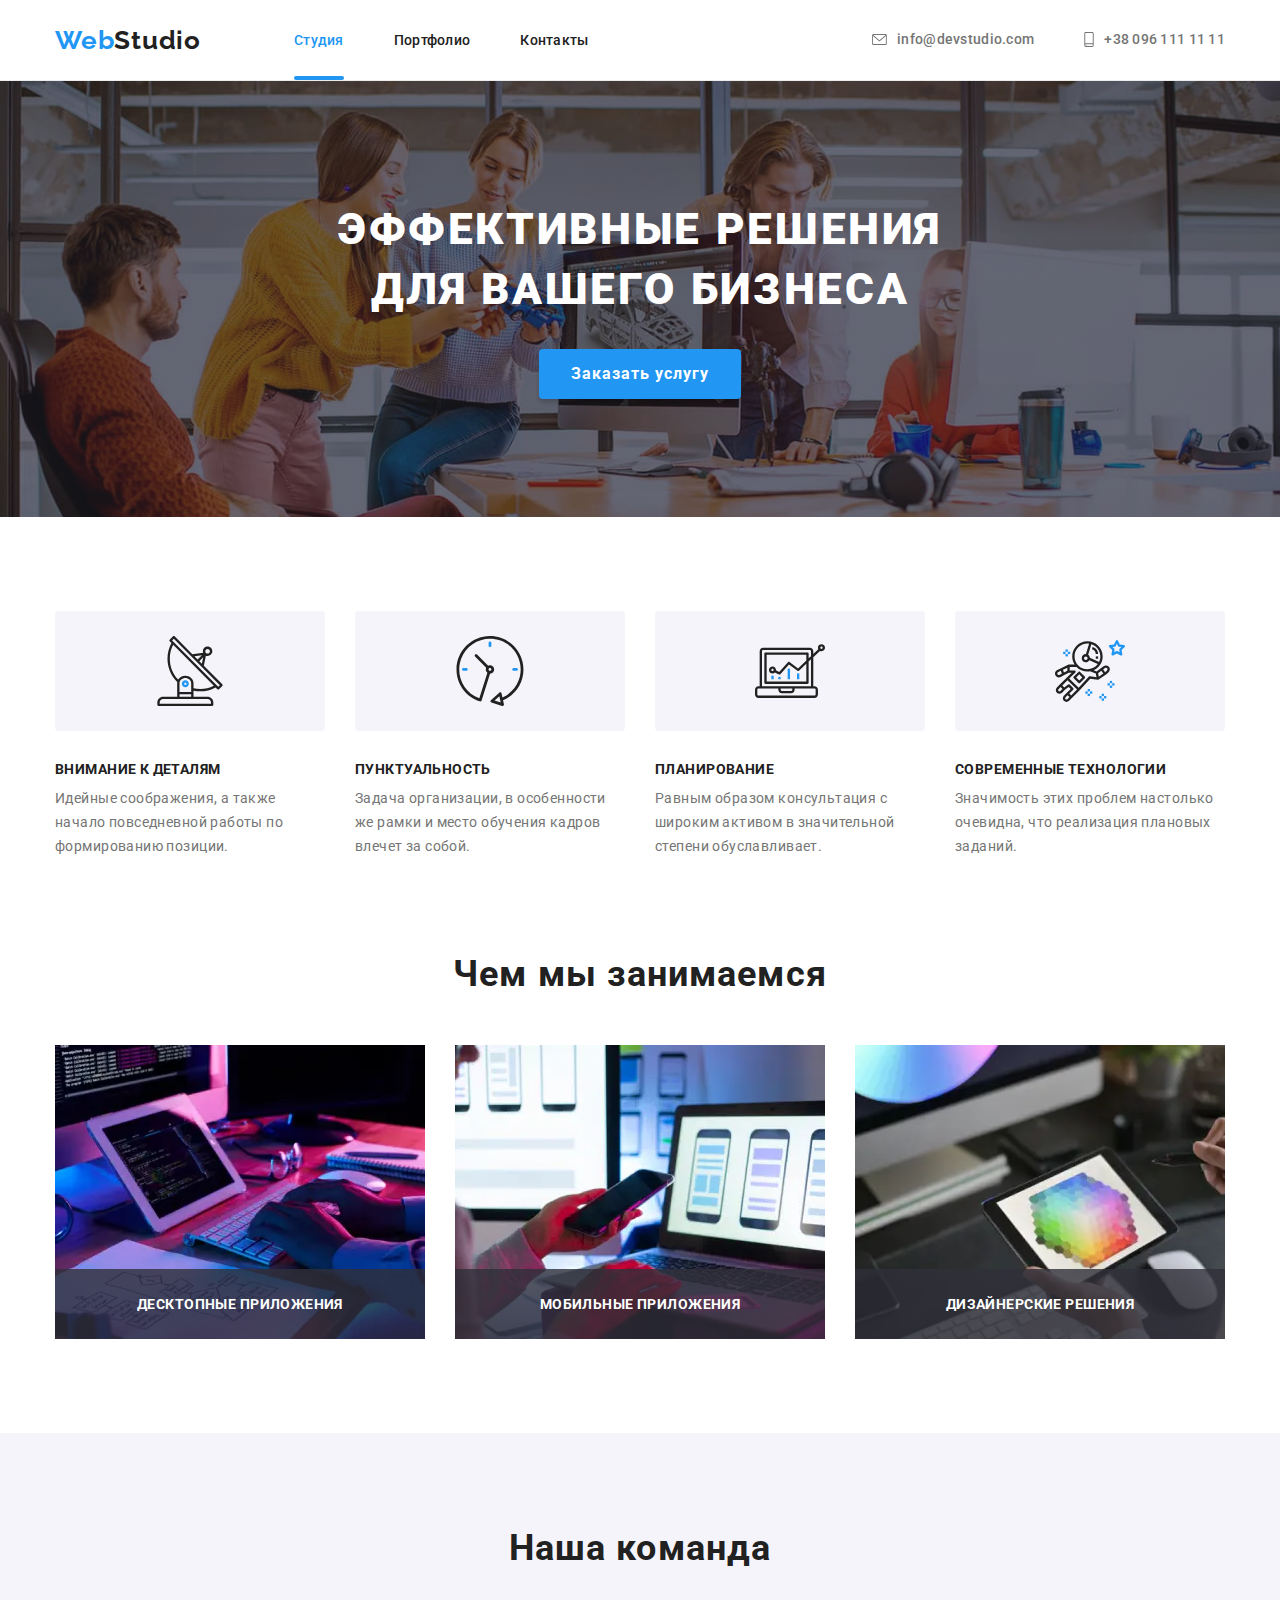
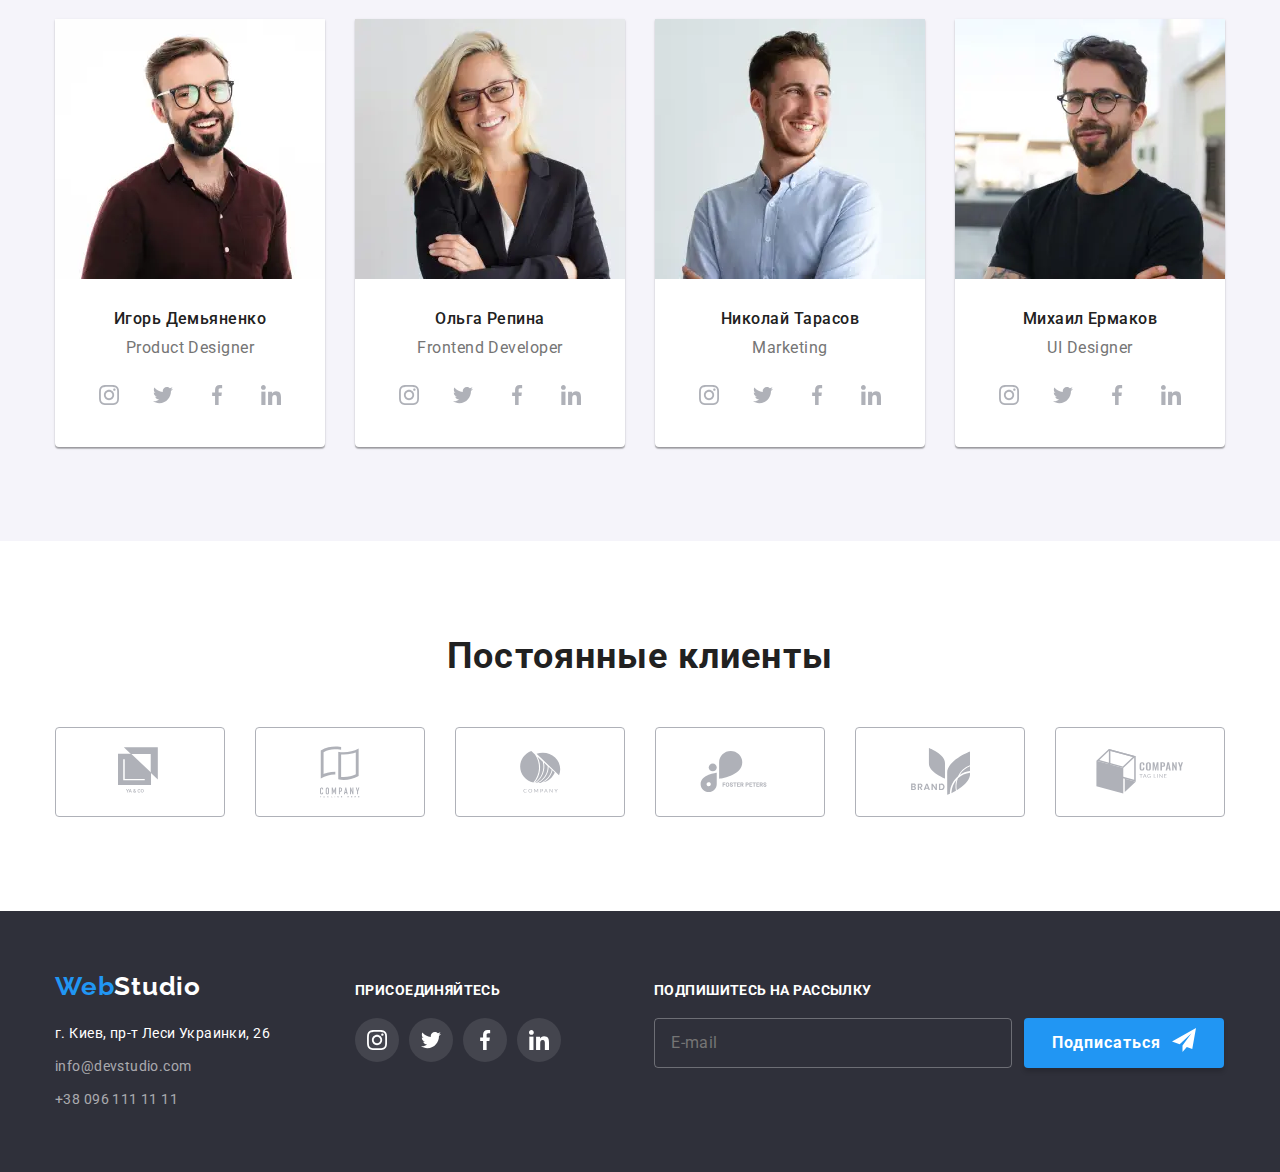
<file: index.html>
<!DOCTYPE html>
<html lang="ru">
<head>
    <meta charset="UTF-8">
    <meta name="viewport" content="width=device-width, initial-scale=1.0">
    <title>WebStudio</title>
    <link rel="preconnect" href="https://fonts.gstatic.com">
    <link href="https://fonts.googleapis.com/css2?family=Raleway:wght@700&family=Roboto:wght@400;500;700;900&display=swap"
        rel="stylesheet">
    <link rel="stylesheet" href="https://cdnjs.cloudflare.com/ajax/libs/modern-normalize/1.0.0/modern-normalize.min.css">
    <link rel="stylesheet" href="./css/main.min.css">
</head>
<body>
    <header class="header">
        <div class="container">
            <nav class="site-nav">
                <a href="./index.html" class="logo link" aria-label="Логотип сайта"><span class="logo-web">Web</span>Studio</a>
                <button type="button" class="menu-button data-menu-button" data-menu-button>
                    <svg class="menu-icon" width="40" height="40" 
                        aria-expanded="false"
                        aria-controls="menu-content"
                        aria-label="Переключатель мобильного меню">
                        <use href="./images/sprite.svg#close-mb" class="icon-close-mb"></use>
                        <use href="./images/sprite.svg#menu-mb" class="icon-menu-mb"></use>
                    </svg>
                </button>

                <div class="menu-content" id="menu-content" data-menu>
                    <ul class="site-nav-list list">
                        <li class="site-nav-item">
                            <a href="./index.html" class="site-nav-link link current">Студия</a>
                        </li>
                        <li class="site-nav-item">
                            <a href="./portfolio.html" class="site-nav-link link">Портфолио</a>
                        </li>
                        <li class="site-nav-item">
                            <a href="" class="site-nav-link link">Контакты</a>
                        </li>
                    </ul>
                    <address class="auth-nav">
                        <a class="auth-nav-link link" href="mailto:info@devstudio.com">
                            <svg class="auth-icon" width="15" height="11">
                                <use href="./images/sprite.svg#envelope"></use>
                            </svg> info@devstudio.com
                        </a>
                    
                        <a class="auth-nav-link link" href="tel:+380961111111">
                            <svg class="auth-icon" width="10" height="15">
                                <use href="./images/sprite.svg#smartphone"></use>
                            </svg>+38 096 111 11 11
                        </a>
                    </address>
                </div>
            </nav>
                
        </div>
    </header>
    <main>
            <!--HERO-->
            <section class="hero">
                <div class="container">
                    <h1 class="hero-title">Эффективные решения для вашего бизнеса</h1>
                    <button type="button" class="button" data-modal-open>Заказать услугу</button>
                </div>
            </section>
            <!--ABOUT-->
            <section class="about section">
                <div class="container">
                    <h2 class="about-title visually-hidden">Наши преимущества</h2>
                    <ul class="advantages-list list">
                        <li class="advantages-list-item">
                            <div class="icon-thumb">
                                <svg class="advantages-icon" width="70" height="70">
                                    <use href="./images/sprite.svg#antenna"></use>
                                </svg>
                            </div>
                            <h3 class="advantages-title">Внимание к деталям</h3>
                            <p class="advantages-desc">Идейные соображения, а также начало повседневной работы по формированию позиции.</p>
                        </li>
                        <li class="advantages-list-item">
                            <div class="icon-thumb">
                                <svg class="advantages-icon" width="70" height="70">
                                    <use href="./images/sprite.svg#clock"></use>
                                </svg>
                            </div>
                            <h3 class="advantages-title">Пунктуальность</h3>
                            <p class="advantages-desc">Задача организации, в особенности же рамки и место обучения кадров влечет за собой.
                            </p>
                        </li>
                        <li class="advantages-list-item">
                            <div class="icon-thumb">
                                <svg class="advantages-icon" width="70" height="70">
                                    <use href="./images/sprite.svg#diagram"></use>
                                </svg>
                            </div>
                            <h3 class="advantages-title">Планирование</h3>
                            <p class="advantages-desc">Равным образом консультация с широким активом в значительной степени обуславливает.
                            </p>
                        </li>
                        <li class="advantages-list-item">
                            <div class="icon-thumb">
                                <svg class="advantages-icon" width="70" height="70">
                                    <use href="./images/sprite.svg#astronaut"></use>
                                </svg>
                            </div>
                            <h3 class="advantages-title">Современные технологии</h3>
                            <p class="advantages-desc">Значимость этих проблем настолько очевидна, что реализация плановых заданий.</p>
                        </li>
                    </ul>
                </div>
            </section>
            <!--FEATURES-->
            <section class="features section">
                <div class="container">
                    <h2 class="features-title title">Чем мы занимаемся</h2>
                    <ul class="features-list list">
                        <li class="fetures-list-item">
                            <div class="features-img-wraper">
                                <picture class="features-list-picture">
                                    <source srcset="./images/features/features1.webp 1x, ./images/features/features1@2x.webp 2x" media="(min-width: 1200px)"
                                        type="image/webp">
                                    <source srcset="./images/features/features1.jpg 1x, ./images/features/features1@2x.jpg 2x" media="(min-width: 1200px)">
                                    <img class="features-img" src="./images/features/features1.jpg" alt="Сотрудник разрабатывает проект приложения"
                                        width="370" height="294">
                                </picture>
                                
                            </div>
                            <p class="features-desc">Десктопные приложения</p>
                        </li>
                        <li class="fetures-list-item">
                            <div class="features-img-wraper">
                                <picture class="features-list-picture">
                                    <source srcset="./images/features/features2.webp 1x, ./images/features/features2@2x.webp 2x"
                                        media="(min-width: 1200px)" type="image/webp">
                                    <source srcset="./images/features/features2.jpg 1x, ./images/features/features2@2x.jpg 2x"
                                        media="(min-width: 1200px)">
                                    <img class="features-img" src="./images/features/features2.jpg" alt="Сотпрудник разрабатывает дизайн приложения"
                                        width="370" height="294">
                                </picture>
                                
                            </div>
                            <p class="features-desc">Мобильные приложения</p>
                        </li>
                        <li class="fetures-list-item">
                            <div class="features-img-wraper">
                                <picture class="features-list-picture">
                                    <source srcset="./images/features/features3.webp 1x, ./images/features/features3@2x.webp 2x"
                                        media="(min-width: 1200px)" type="image/webp">
                                    <source srcset="./images/features/features3.jpg 1x, ./images/features/features3@2x.jpg 2x"
                                        media="(min-width: 1200px)">
                                    <img class="features-img" src="./images/features/features3.jpg" alt="Сотпрудник выбирает цвет на палитре" width="370"
                                        height="294">
                                </picture>
                               
                            </div>
                            <p class="features-desc">Дизайнерские решения</p>
                        </li>
                    </ul>
                </div>
            </section>
            <!--TEAM-->
            <section class="team section"> 
                <div class="container">
                    <h2 class="team-title title">Наша команда</h2>
                    <ul class="team-list list">
                        <li class="team-list-item">
                            <picture class="team-list-picture">
                                <source srcset="./images/team/team1-desk.webp 1x, ./images/team/team1-desk@2x.webp 2x"
                                    media="(min-width: 1200px)" type="image/webp">
                                <source srcset="./images/team/team1-desk.jpg 1x, ./images/team/team1-desk@2x.jpg 2x" 
                                    media="(min-width: 1200px)">
                                <source srcset="./images/team/team1-tb.webp 1x, ./images/team/team1-tb@2x.webp 2x" 
                                    media="(min-width: 768px)" type="image/webp">
                                <source srcset="./images/team/team1-tb.jpg 1x, ./images/team/team1-tb@2x.jpg 2x" 
                                    media="(min-width: 768px)">
                                <source srcset="./images/team/team1-mb.webp 1x, ./images/team/team1-mb@2x.webp 2x" 
                                media="(min-width: 320px)" type="image/webp">
                                <source srcset="./images/team/team1-mb.jpg 1x, ./images/team/team1-mb@2x.jpg 2x"
                                    media="(min-width: 320px)">
                                <img class="team-list-img" src="./images/team/team1-mb.jpg" alt="Сотрудник компании">
                            </picture>
                            
                            <div class="employee-desc">
                                <h3 class="employee-name">Игорь Демьяненко</h3>
                                <p class="employee-position" lang="en">Product Designer</p>
                                <ul class="social-list list">
                                    <li class="social-list-item">
                                        <a href="" class="social-list-link link">
                                            <svg class="social-list-icon" width="20" height="20">
                                                <use href="./images/sprite.svg#instagram"></use>
                                            </svg>
                                        </a>
                                    </li>
                                    <li class="social-list-item">
                                        <a href="" class="social-list-link link">
                                            <svg class="social-list-icon" width="20" height="20">
                                                <use href="./images/sprite.svg#twitter"></use>
                                            </svg>
                                        </a>
                                    </li>
                                    <li class="social-list-item">
                                        <a href="" class="social-list-link link">
                                            <svg class="social-list-icon" width="20" height="20">
                                                <use href="./images/sprite.svg#facebook"></use>
                                            </svg>
                                        </a>
                                    </li>
                                    <li class="social-list-item">
                                        <a href="" class="social-list-link link">
                                            <svg class="social-list-icon" width="20" height="20">
                                                <use href="./images/sprite.svg#linkedin"></use>
                                            </svg>
                                        </a>
                                    </li>
                                </ul>
                            </div>
                        </li>

                        <li class="team-list-item">
                            <picture class="team-list-picture">
                                <source srcset="./images/team/team2-desk.webp 1x, ./images/team/team2-desk@2x.webp 2x" 
                                    media="(min-width: 1200px)" type="image/webp">
                                <source srcset="./images/team/team2-desk.jpg 1x, ./images/team/team2-desk@2x.jpg 2x" 
                                    media="(min-width: 1200px)">
                                <source srcset="./images/team/team2-tb.webp 1x, ./images/team/team2-tb@2x.webp 2x" 
                                    media="(min-width: 768px)"  type="image/webp">
                                <source srcset="./images/team/team2-tb.jpg 1x, ./images/team/team2-tb@2x.jpg 2x" 
                                    media="(min-width: 768px)">
                                <source srcset="./images/team/team2-mb.webp 1x, ./images/team/team2-mb@2x.webp 2x" 
                                    media="(min-width: 320px)" type="image/webp">
                                <source srcset="./images/team/team2-mb.jpg 1x, ./images/team/team2-mb@2x.jpg 2x" media="(min-width: 320px)">
                                <img class="team-list-img" src="./images/team/team2-mb.jpg" alt="Сотрудник компании">
                            </picture>

                            
                            <div class="employee-desc">
                                <h3 class="employee-name">Ольга Репина</h3>
                                <p class="employee-position" lang="en">Frontend Developer</p>
                                <ul class="social-list list">
                                    <li class="social-list-item">
                                        <a href="" class="social-list-link link">
                                            <svg class="social-list-icon" width="20" height="20">
                                                <use href="./images/sprite.svg#instagram"></use>
                                            </svg>
                                        </a>
                                    </li>
                                    <li class="social-list-item">
                                        <a href="" class="social-list-link link">
                                            <svg class="social-list-icon" width="20" height="20">
                                                <use href="./images/sprite.svg#twitter"></use>
                                            </svg>
                                        </a>
                                    </li>
                                    <li class="social-list-item">
                                        <a href="" class="social-list-link link">
                                            <svg class="social-list-icon" width="20" height="20">
                                                <use href="./images/sprite.svg#facebook"></use>
                                            </svg>
                                        </a>
                                    </li>
                                    <li class="social-list-item">
                                        <a href="" class="social-list-link link">
                                            <svg class="social-list-icon" width="20" height="20">
                                                <use href="./images/sprite.svg#linkedin"></use>
                                            </svg>
                                        </a>
                                    </li>
                                </ul>
                            </div>
                        </li>

                        <li class="team-list-item">
                            <picture class="team-list-picture">
                                <source srcset="./images/team/team3-desk.webp 1x, ./images/team/team3-desk@2x.webp 2x" media="(min-width: 1200px)"
                                    type="image/webp">
                                <source srcset="./images/team/team3-desk.jpg 1x, ./images/team/team3-desk@2x.jpg 2x" media="(min-width: 1200px)">
                                <source srcset="./images/team/team3-tb.webp 1x, ./images/team/team3-tb@2x.webp 2x" media="(min-width: 768px)"
                                    type="image/webp">
                                <source srcset="./images/team/team3-tb.jpg 1x, ./images/team/team3-tb@2x.jpg 2x" media="(min-width: 768px)">
                                <source srcset="./images/team/team3-mb.webp 1x, ./images/team/team3-mb@2x.webp 2x" media="(min-width: 320px)"
                                    type="image/webp">
                                <source srcset="./images/team/team3-mb.jpg 1x, ./images/team/team3-mb@2x.jpg 2x" media="(min-width: 320px)">
                                <img class="team-list-img" src="./images/team/team3-mb.jpg" alt="Сотрудник компании">
                            </picture>
                            
                            <div class="employee-desc">
                                <h3 class="employee-name">Николай Тарасов</h3>
                                <p class="employee-position" lang="en">Marketing</p>
                                <ul class="social-list list">
                                    <li class="social-list-item">
                                        <a href="" class="social-list-link link">
                                            <svg class="social-list-icon" width="20" height="20">
                                                <use href="./images/sprite.svg#instagram"></use>
                                            </svg>
                                        </a>
                                    </li>
                                    <li class="social-list-item">
                                        <a href="" class="social-list-link link">
                                            <svg class="social-list-icon" width="20" height="20">
                                                <use href="./images/sprite.svg#twitter"></use>
                                            </svg>
                                        </a>
                                    </li>
                                    <li class="social-list-item">
                                        <a href="" class="social-list-link link">
                                            <svg class="social-list-icon" width="20" height="20">
                                                <use href="./images/sprite.svg#facebook"></use>
                                            </svg>
                                        </a>
                                    </li>
                                    <li class="social-list-item">
                                        <a href="" class="social-list-link link">
                                            <svg class="social-list-icon" width="20" height="20">
                                                <use href="./images/sprite.svg#linkedin"></use>
                                            </svg>
                                        </a>
                                    </li>
                                </ul>
                            </div>
                        </li>

                        <li class="team-list-item">
                            <picture class="team-list-picture">
                                <source srcset="./images/team/team4-desk.webp 1x, ./images/team/team4-desk@2x.webp 2x" media="(min-width: 1200px)"
                                    type="image/webp">
                                <source srcset="./images/team/team4-desk.jpg 1x, ./images/team/team4-desk@2x.jpg 2x" media="(min-width: 1200px)">
                                <source srcset="./images/team/team4-tb.webp 1x, ./images/team/team4-tb@2x.webp 2x" media="(min-width: 768px)"
                                    type="image/webp">
                                <source srcset="./images/team/team4-tb.jpg 1x, ./images/team/team4-tb@2x.jpg 2x" media="(min-width: 768px)">
                                <source srcset="./images/team/team4-mb.webp 1x, ./images/team/team4-mb@2x.webp 2x" media="(min-width: 320px)"
                                    type="image/webp">
                                <source srcset="./images/team/team4-mb.jpg 1x, ./images/team/team4-mb@2x.jpg 2x" media="(min-width: 320px)">
                                <img class="team-list-img" src="./images/team/team4-mb.jpg" alt="Сотрудник компании" >
                            </picture>

                                <div class="employee-desc">
                                <h3 class="employee-name">Михаил Ермаков</h3>
                                <p class="employee-position" lang="en">UI Designer</p>
                                <ul class="social-list list">
                                    <li class="social-list-item">
                                        <a href="" class="social-list-link link">
                                            <svg class="social-list-icon" width="20" height="20">
                                                <use href="./images/sprite.svg#instagram"></use>
                                            </svg>
                                        </a>
                                    </li>
                                    <li class="social-list-item">
                                        <a href="" class="social-list-link link">
                                            <svg class="social-list-icon" width="20" height="20">
                                                <use href="./images/sprite.svg#twitter"></use>
                                            </svg>
                                        </a>
                                    </li>
                                    <li class="social-list-item">
                                        <a href="" class="social-list-link link">
                                            <svg class="social-list-icon" width="20" height="20">
                                                <use href="./images/sprite.svg#facebook"></use>
                                            </svg>
                                        </a>
                                    </li>
                                    <li class="social-list-item">
                                        <a href="" class="social-list-link link">
                                            <svg class="social-list-icon" width="20" height="20">
                                                <use href="./images/sprite.svg#linkedin"></use>
                                            </svg>
                                        </a>
                                    </li>
                                </ul>
                            </div>
                        </li>
                    </ul>
                </div>
            </section>

            <!-- CLIENTS -->
            <section class="clients section">
                <div class="container">
                    <h2 class="clients-title title">Постоянные клиенты</h2>

                    <ul class="clients-list list">
                        
                        <li class="clients-list-item">
                            <a href="" class="clients-list-link link">
                                <svg class="clients-list-icon" width="44" height="49">
                                    <use href="./images/sprite.svg#company1"></use>
                                </svg>
                            </a>
                        </li>

                        <li class="clients-list-item">
                            <a href="" class="clients-list-link link">
                                <svg class="clients-list-icon" width="40" height="52">
                                    <use href="./images/sprite.svg#company2"></use>
                                </svg>
                            </a>
                        </li>
                        
                        <li class="clients-list-item">
                            <a href="" class="clients-list-link link">
                                <svg class="clients-list-icon" width="41" height="42">
                                    <use href="./images/sprite.svg#company3"></use>
                                </svg>
                            </a>
                        </li>

                        <li class="clients-list-item">
                            <a href="" class="clients-list-link link">
                                <svg class="clients-list-icon" width="80" height="42">
                                    <use href="./images/sprite.svg#company4"></use>
                                </svg>
                            </a>
                        </li>

                        <li class="clients-list-item">
                            <a href="" class="clients-list-link link">
                                <svg class="clients-list-icon" width="59" height="47">
                                    <use href="./images/sprite.svg#company5"></use>
                                </svg>
                            </a>
                        </li>

                        <li class="clients-list-item">
                            <a href="" class="clients-list-link link">
                                <svg class="clients-list-icon" width="88" height="45">
                                    <use href="./images/sprite.svg#company6"></use>
                                </svg>
                            </a>
                        </li>
                    </ul>
                </div>
            </section>
    </main>
            <!-- FOOTER -->
    <footer class="footer section">
        <div class="container">
            <div class="footer-thumb">
                <div class="footer-left-side">
                    <a href="./index.html" class="logo link"><span class="logo-web">Web</span><span
                            class="logo-studio">Studio</span></a>
                    <address class="address">
                        <a class="address-link link" href="https://goo.gl/maps/zFwugZTrVyERspew9" target="_blank">г. Киев, пр-т Леси
                            Украинки, 26</a>
                        <a class="auth-nav-link link" href="mailto:info@devstudio.com">info@devstudio.com</a>
                        <a class="auth-nav-link link" href="tel:+380961111111">+38 096 111 11 11</a>
                    </address>
                </div>
                <div class="social-links">
                    <p class="social-links-title">
                        <b class="footer-title">Присоединяйтесь</b>
                    </p>
                
                    <ul class="social-list list">
                        <li class="social-list-item">
                            <a href="" class="social-list-link link">
                                <svg class="social-list-icon" width="20" height="20">
                                    <use href="./images/sprite.svg#instagram"></use>
                                </svg>
                            </a>
                        </li>
                        <li class="social-list-item">
                            <a href="" class="social-list-link link">
                                <svg class="social-list-icon" width="20" height="20">
                                    <use href="./images/sprite.svg#twitter"></use>
                                </svg>
                            </a>
                        </li>
                        <li class="social-list-item">
                            <a href="" class="social-list-link link">
                                <svg class="social-list-icon" width="20" height="20">
                                    <use href="./images/sprite.svg#facebook"></use>
                                </svg>
                            </a>
                        </li>
                        <li class="social-list-item">
                            <a href="" class="social-list-link link">
                                <svg class="social-list-icon" width="20" height="20">
                                    <use href="./images/sprite.svg#linkedin"></use>
                                </svg>
                            </a>
                        </li>
                    </ul>
                </div>
            </div>

            <div class="form-field">
                <form class="footer-form">
                    <b class="footer-title">Подпишитесь на рассылку</b>
                    <label class="form-label">
                        <input 
                        class="footer-form-input"
                        type="email" 
                        name="mail"
                        placeholder="E-mail"
                        />
                        <button type="submit" class="button">Подписаться
                            <svg class="button-icon" width="24" height="24px">
                                <use href="./images/sprite.svg#plane"></use>
                            </svg>
                        </button>

                    </label>
                </form>
            </div>               
            
        </div>
    </footer>

    <div class="backdrop is-hidden" data-modal>
        <div class="modal">
            <button type="button" class="close-btn" data-modal-close>
                <svg class="close-btn-icon" width="18px" height="18px">
                    <use href="./images/sprite.svg#close"></use>
                </svg>
            </button>

            <form class="modal-form" autocomplete="off">

                <b class="modal-slogan">Оставьте свои данные, мы вам перезвоним</b>
                
                <label class="modal-form-field">
                    Имя
                    <input class="modal-form-input" type="text" name="user-name"/>
                    <svg class="modal-input-icon" width="18" height="18">
                        <use href="./images/sprite.svg#person"></use>
                    </svg>
                    
                </label>
                
                
                <label class="modal-form-field">
                    Телефон
                    <input class="modal-form-input" type="tel" name="telephone">
                    <svg class="modal-input-icon" width="18" height="18">
                        <use href="./images/sprite.svg#phone"></use>
                    </svg>
                    
                </label>
                
                
                <label class="modal-form-field">
                    Почта
                    <input class="modal-form-input" type="email" name="mail">
                    <svg class="modal-input-icon" width="18" height="18">
                        <use href="./images/sprite.svg#email"></use>
                    </svg>
                    
                </label>
                
                
                <div class="textarea-wrap">
                    <label class="modal-textarea">Комментарий</label>
                    <textarea class="textarea-field" name="comment" cols="10" placeholder="Введите текст"></textarea>
                </div>
                
                
                <label class="modal-checkbox-text">
                    <input type="checkbox" class="checkbox-btn visually-hidden">
                    <span class="checkbox-icon"></span>
                    Соглашаюсь с рассылкой и принимаю <a href="" class="policy-link">Условия договора</a></label>
                
                <button type="submit" class="button">Отправить</button>
                

                    
            </form>

        </div>
    </div> 
    <script src="./js/menu.js"></script>
    <script src="./js/modal.js"></script>
</body>
</html>
</file>
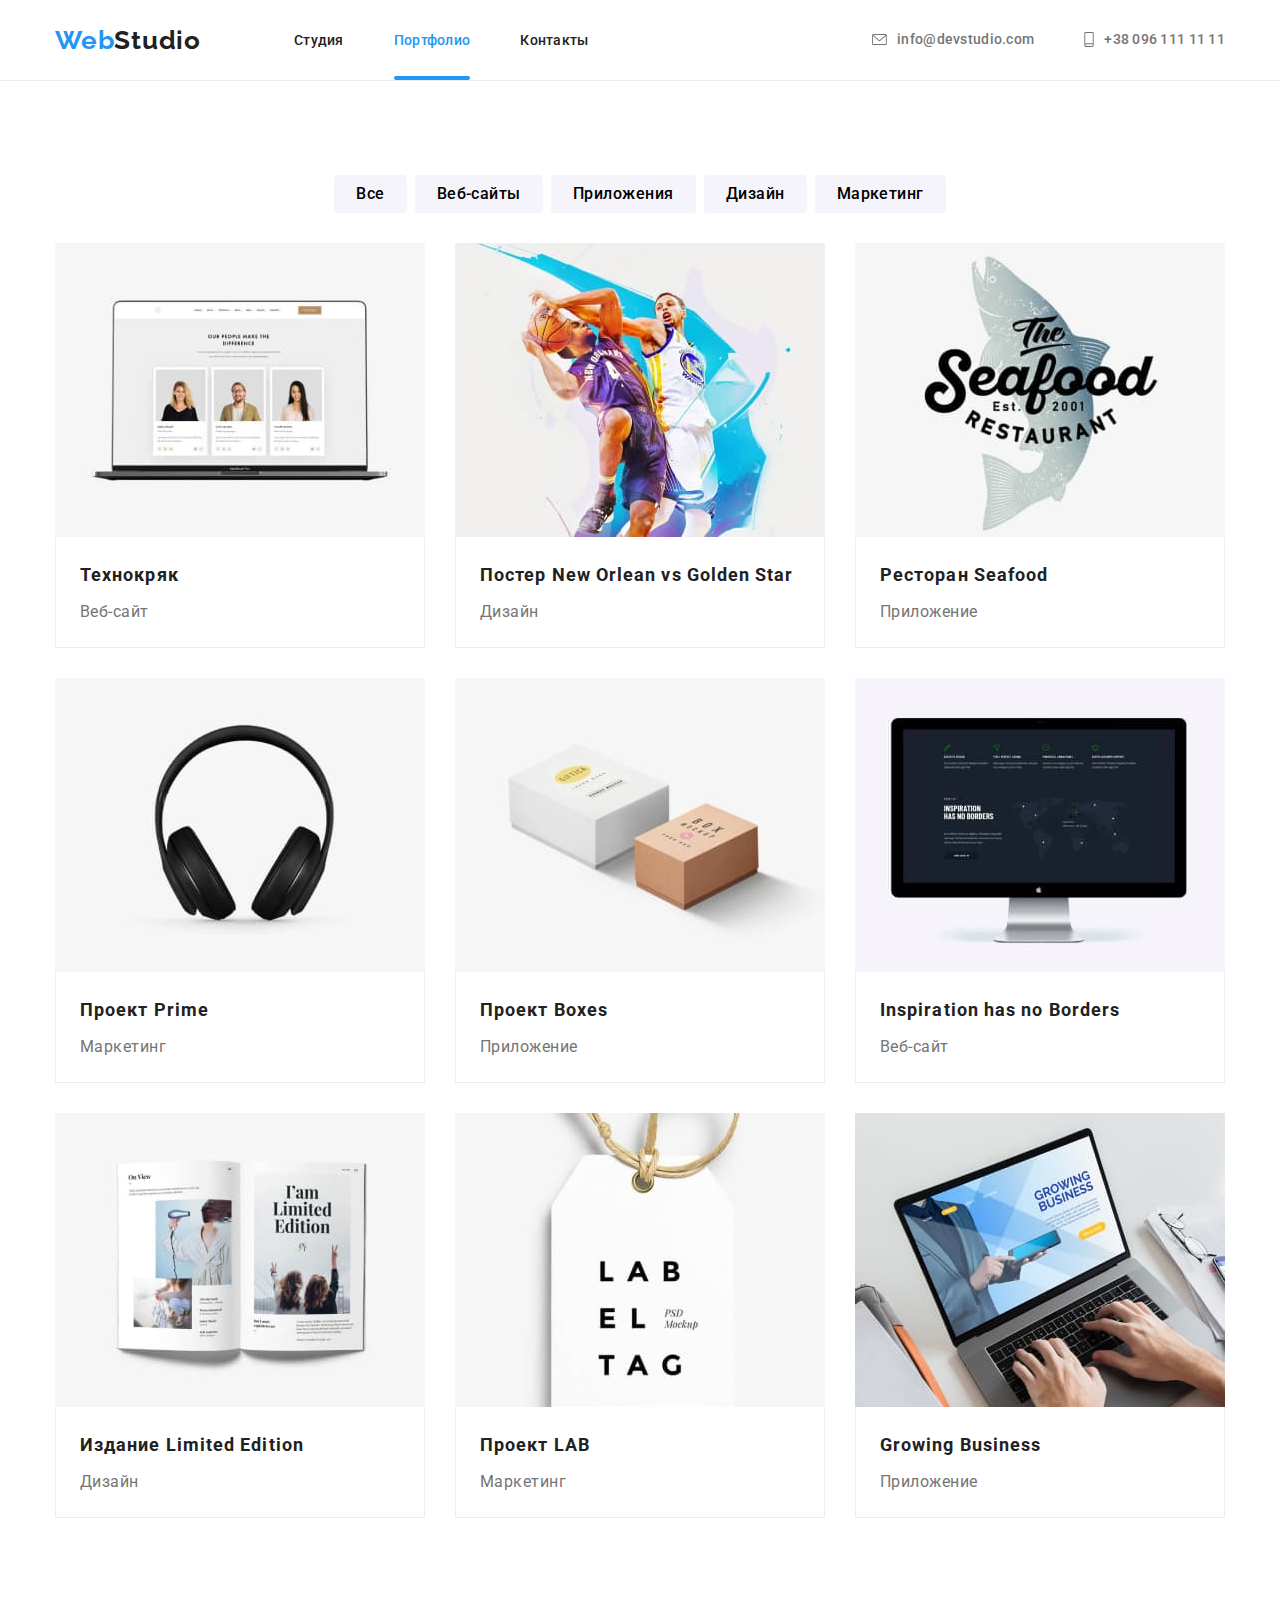
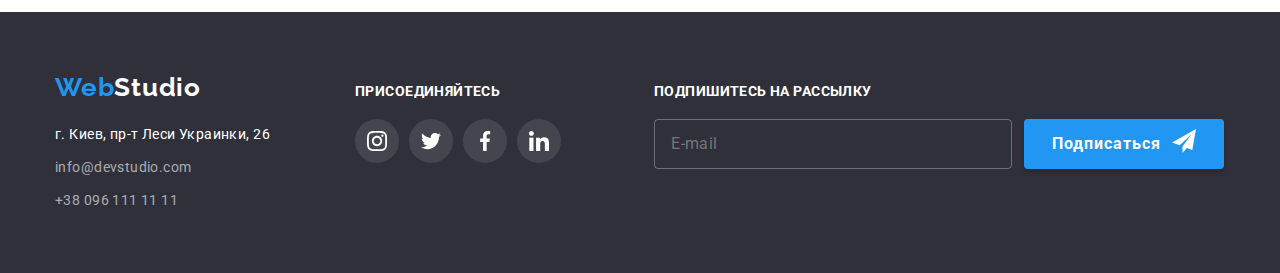
<file: portfolio.html>
<!DOCTYPE html>
<html lang="ru">

<head>
    <meta charset="UTF-8">
    <meta name="viewport" content="width=device-width, initial-scale=1.0">
    <title>Portfolio</title>
    <link rel="preconnect" href="https://fonts.gstatic.com">
    <link href="https://fonts.googleapis.com/css2?family=Raleway:wght@700&family=Roboto:wght@400;500;700;900&display=swap"
        rel="stylesheet">
    <link rel="stylesheet" href="https://cdnjs.cloudflare.com/ajax/libs/modern-normalize/1.0.0/modern-normalize.min.css">
    <link rel="stylesheet" href="./css/portfolio.min.css">
</head>

<body>
    <header class="header">
        <div class="container">
            <nav class="site-nav">
                <a href="./index.html" class="logo link" aria-label="Логотип сайта"><span
                        class="logo-web">Web</span>Studio</a>
                <button type="button" class="menu-button data-menu-button" data-menu-button>
                    <svg class="menu-icon" width="40" height="40" aria-expanded="false" aria-controls="menu-content"
                        aria-label="Переключатель мобильного меню">
                        <use href="./images/sprite.svg#close-mb" class="icon-close-mb"></use>
                        <use href="./images/sprite.svg#menu-mb" class="icon-menu-mb"></use>
                    </svg>
                </button>
    
                <div class="menu-content" id="menu-content" data-menu>
                    <ul class="site-nav-list list">
                        <li class="site-nav-item">
                            <a href="./index.html" class="site-nav-link link">Студия</a>
                        </li>
                        <li class="site-nav-item">
                            <a href="./portfolio.html" class="site-nav-link link current">Портфолио</a>
                        </li>
                        <li class="site-nav-item">
                            <a href="" class="site-nav-link link">Контакты</a>
                        </li>
                    </ul>
                    <address class="auth-nav">
                        <a class="auth-nav-link link" href="mailto:info@devstudio.com">
                            <svg class="auth-icon" width="15" height="11">
                                <use href="./images/sprite.svg#envelope"></use>
                            </svg> info@devstudio.com
                        </a>
    
                        <a class="auth-nav-link link" href="tel:+380961111111">
                            <svg class="auth-icon" width="10" height="15">
                                <use href="./images/sprite.svg#smartphone"></use>
                            </svg>+38 096 111 11 11
                        </a>
                    </address>
                </div>
            </nav>
    
        </div>
    </header>
    <main>
        <section class="portfolio section">
            <div class="container">
                <h1 class="about-title visually-hidden">Примеры работ</h1>
                <div class="portfolio-btn-menu">
                    <button class="portfolio-btn" type="button">Все</button>
                    <button class="portfolio-btn" type="button">Веб-сайты</button>
                    <button class="portfolio-btn" type="button">Приложения</button>
                    <button class="portfolio-btn" type="button">Дизайн</button>
                    <button class="portfolio-btn" type="button">Маркетинг</button>
                </div>
                <ul class="portfolio-list list">
                    <li class="portfolio-list-item">
                        <a class="portfolio-list-link link" href="">
                            <div class="portfolio-img-wraper">
                                <picture class="portfolio-list-picture">
                                    <source srcset="./images/portfolio/img1-desk.jpg 1x, ./images/portfolio/img1-desk@2x.jpg 2x" media="(min-width: 1200px)">
                                    <source srcset="./images/portfolio/img1-tb.jpg 1x, ./images/portfolio/img1-tb@2x.jpg 2x" media="(min-width: 768px)">
                                    <source srcset="./images/portfolio/img1-mb.jpg 1x, ./images/portfolio/img1-mb@2x.jpg 2x" media="(min-width: 320px)">
                                    <img src="./images/portfolio/img1-mb.jpg" alt="Пример веб-сайта">
                                </picture>
                
                                
                                    <p class="card-overlay">Технокряк это современная площадка распространения коронавируса. Компании используют эту
                                        платформу для цифрового шпионажа и атак на защищённые сервера конкурентов.</p>
                                
                            </div>
                            
                            <div class="card-desc">
                                <h2 class="projects-title">Технокряк</h2>
                                <p class="projects-desc">Веб-сайт</p>
                            </div>
                            
                        </a>
                    </li>
                    <li class="portfolio-list-item">
                        <a class="portfolio-list-link link" href="">
                            <div class="portfolio-img-wraper">

                                <picture class="portfolio-list-picture">
                                    <source srcset="./images/portfolio/img2-desk.jpg 1x, ./images/portfolio/img2-desk@2x.jpg 2x" media="(min-width: 1200px)">
                                    <source srcset="./images/portfolio/img2-tb.jpg 1x, ./images/portfolio/img2-tb@2x.jpg 2x" media="(min-width: 768px)">
                                    <source srcset="./images/portfolio/img2-mb.jpg 1x, ./images/portfolio/img2-mb@2x.jpg 2x" media="(min-width: 320px)">
                                    <img src="./images/portfolio/img2-mb.jpg" alt="Пример постера для волейбольной команды">
                                </picture>
                                
                                <p class="card-overlay">Технокряк это современная площадка распространения коронавируса. Компании используют эту
                                    платформу для цифрового шпионажа и атак на защищённые сервера конкурентов.</p>
                                </div>
                            <div class="card-desc">
                                <h2 class="projects-title">Постер New Orlean vs Golden Star</h2>
                                <p class="projects-desc">Дизайн</p>
                            </div>
                        </a>
                    </li>
                    <li class="portfolio-list-item">
                        <a class="portfolio-list-link link" href="">
                            <div class="portfolio-img-wraper">
                                <picture class="portfolio-list-picture">
                                    <source srcset="./images/portfolio/img3-desk.jpg 1x, ./images/portfolio/img3-desk@2x.jpg 2x" media="(min-width: 1200px)">
                                    <source srcset="./images/portfolio/img3-tb.jpg 1x, ./images/portfolio/img3-tb@2x.jpg 2x" media="(min-width: 768px)">
                                    <source srcset="./images/portfolio/img3-mb.jpg 1x, ./images/portfolio/img3-mb@2x.jpg 2x" media="(min-width: 320px)">
                                    <img src="./images/portfolio/img3-mb.jpg" alt="Пример приложения для рыбного ресторана ">
                                </picture>
                                
                                <p class="card-overlay">Технокряк это современная площадка распространения коронавируса. Компании используют эту
                                    платформу для цифрового шпионажа и атак на защищённые сервера конкурентов.</p>
                            </div>
                            
                            <div class="card-desc">
                                <h2 class="projects-title">Ресторан Seafood</h2>
                                <p class="projects-desc">Приложение</p>
                            </div>
                        </a>
                    </li>
                    <li class="portfolio-list-item">
                        <a class="portfolio-list-link link" href="">
                            <div class="portfolio-img-wraper">
                                <picture class="portfolio-list-picture">
                                    <source srcset="./images/portfolio/img4-desk.jpg 1x, ./images/portfolio/img4-desk@2x.jpg 2x" media="(min-width: 1200px)">
                                    <source srcset="./images/portfolio/img4-tb.jpg 1x, ./images/portfolio/img4-tb@2x.jpg 2x" media="(min-width: 768px)">
                                    <source srcset="./images/portfolio/img4-mb.jpg 1x, ./images/portfolio/img4-mb@2x.jpg 2x" media="(min-width: 320px)">
                                    <img src="./images/portfolio/img4-mb.jpg" alt="Пример рекламы" >
                                </picture>
                                
                                <p class="card-overlay">Технокряк это современная площадка распространения коронавируса. Компании используют эту
                                    платформу для цифрового шпионажа и атак на защищённые сервера конкурентов.</p>
                            </div>
                            
                            <div class="card-desc">
                                <h2 class="projects-title">Проект Prime</h2>
                                <p class="projects-desc">Маркетинг</p>
                            </div>
                        </a>
                    </li>
                    <li class="portfolio-list-item">
                        <a class="portfolio-list-link link" href="">
                            <div class="portfolio-img-wraper">
                                <picture class="portfolio-list-picture">
                                    <source srcset="./images/portfolio/img5-desk.jpg 1x, ./images/portfolio/img5-desk@2x.jpg 2x" media="(min-width: 1200px)">
                                    <source srcset="./images/portfolio/img5-tb.jpg 1x, ./images/portfolio/img5-tb@2x.jpg 2x" media="(min-width: 768px)">
                                    <source srcset="./images/portfolio/img5-mb.jpg 1x, ./images/portfolio/img5-mb@2x.jpg 2x" media="(min-width: 320px)">
                                    <img src="./images/portfolio/img5-mb.jpg" alt="Пример приложения для сервиса подарков">
                                </picture>
                                
                                <p class="card-overlay">Технокряк это современная площадка распространения коронавируса. Компании используют эту
                                    платформу для цифрового шпионажа и атак на защищённые сервера конкурентов.</p>
                            </div>
                            
                            <div class="card-desc">
                                <h2 class="projects-title">Проект Boxes</h2>
                                <p class="projects-desc">Приложение</p>
                            </div>
                        </a>
                    </li>

                    <li class="portfolio-list-item">
                        <a class="portfolio-list-link link" href="">
                            <div class="portfolio-img-wraper">
                                <picture class="portfolio-list-picture">
                                    <source srcset="./images/portfolio/img6-desk.jpg 1x, ./images/portfolio/img6-desk@2x.jpg 2x" media="(min-width: 1200px)">
                                    <source srcset="./images/portfolio/img6-tb.jpg 1x, ./images/portfolio/img6-tb@2x.jpg 2x" media="(min-width: 768px)">
                                    <source srcset="./images/portfolio/img6-mb.jpg 1x, ./images/portfolio/img6-mb@2x.jpg 2x" media="(min-width: 320px)">
                                    <img src="./images/portfolio/img6-mb.jpg" alt="Пример веб-сайта">
                                </picture>
                                
                                <p class="card-overlay">Технокряк это современная площадка распространения коронавируса. Компании используют эту
                                    платформу для цифрового шпионажа и атак на защищённые сервера конкурентов.</p>
                            </div>
                            
                            <div class="card-desc">
                                <h2 class="projects-title">Inspiration has no Borders</h2>
                                <p class="projects-desc">Веб-сайт</p>
                            </div>
                        </a>
                    </li>
                    
                    <li class="portfolio-list-item">
                        <a class="portfolio-list-link link" href="">
                            <div class="portfolio-img-wraper">
                                <picture class="portfolio-list-picture">
                                    <source srcset="./images/portfolio/img7-desk.jpg 1x, ./images/portfolio/img7-desk@2x.jpg 2x" media="(min-width: 1200px)">
                                    <source srcset="./images/portfolio/img7-tb.jpg 1x, ./images/portfolio/img7-tb@2x.jpg 2x" media="(min-width: 768px)">
                                    <source srcset="./images/portfolio/img7-mb.jpg 1x, ./images/portfolio/img7-mb@2x.jpg 2x" media="(min-width: 320px)">
                                    <img src="./images/portfolio/img7-mb.jpg" alt="Пример дизайна для фешн издания" >
                                </picture>
                                
                                <p class="card-overlay">Технокряк это современная площадка распространения коронавируса. Компании используют эту
                                    платформу для цифрового шпионажа и атак на защищённые сервера конкурентов.</p>
                            </div>
                            
                            <div class="card-desc">
                                <h2 class="projects-title">Издание Limited Edition</h2>
                                <p class="projects-desc">Дизайн</p>
                            </div>
                        </a>
                    </li>

                    <li class="portfolio-list-item">
                        <a class="portfolio-list-link link" href="">
                            <div class="portfolio-img-wraper">
                                <picture class="portfolio-list-picture">
                                    <source srcset="./images/portfolio/img8-desk.jpg 1x, ./images/portfolio/img8-desk@2x.jpg 2x" media="(min-width: 1200px)">
                                    <source srcset="./images/portfolio/img8-tb.jpg 1x, ./images/portfolio/img8-tb@2x.jpg 2x" media="(min-width: 768px)">
                                    <source srcset="./images/portfolio/img8-mb.jpg 1x, ./images/portfolio/img8-mb@2x.jpg 2x" media="(min-width: 320px)">
                                    <img src="./images/portfolio/img8-mb.jpg" alt="Проект рекламы на бирках" >
                                </picture>
                                
                                <p class="card-overlay">Технокряк это современная площадка распространения коронавируса. Компании используют эту
                                    платформу для цифрового шпионажа и атак на защищённые сервера конкурентов.</p>
                            </div>
                            
                            <div class="card-desc">
                                <h2 class="projects-title">Проект LAB</h2>
                                <p class="projects-desc">Маркетинг</p>
                            </div>
                        </a>
                    </li>
                    
                    <li class="portfolio-list-item">
                        <a class="portfolio-list-link link" href="">
                            <div class="portfolio-img-wraper">
                                <picture class="portfolio-list-picture">
                                    <source srcset="./images/portfolio/img9-desk.jpg 1x, ./images/portfolio/img9-desk@2x.jpg 2x" media="(min-width: 1200px)">
                                    <source srcset="./images/portfolio/img9-tb.jpg 1x, ./images/portfolio/img9-tb@2x.jpg 2x" media="(min-width: 768px)">
                                    <source srcset="./images/portfolio/img9-mb.jpg 1x, ./images/portfolio/img9-mb@2x.jpg 2x" media="(min-width: 320px)">
                                    <img src="./images/portfolio/img9-mb.jpg" alt="Пример приложения по развитию бизнеса" >
                                </picture>
                                
                                <p class="card-overlay">Технокряк это современная площадка распространения коронавируса. Компании используют эту
                                    платформу для цифрового шпионажа и атак на защищённые сервера конкурентов.</p>
                            </div>
                            
                            <div class="card-desc">
                                <h2 class="projects-title">Growing Business</h2>
                                <p class="projects-desc">Приложение</p>
                            </div>
                        </a>
                    </li>
                
                </ul>

            </div>
        </section>

    </main>
    <footer class="footer section">
        <div class="container">
            <div class="footer-left-side">
                <a href="./index.html" class="logo link"><span class="logo-web">Web</span><span
                        class="logo-studio">Studio</span></a>
                <address class="address">
                    <a class="address-link link" href="https://goo.gl/maps/zFwugZTrVyERspew9" target="_blank">г. Киев, пр-т
                        Леси
                        Украинки,
                        26</a>
                    <a class="auth-nav-link link" href="mailto:info@devstudio.com">info@devstudio.com</a>
                    <a class="auth-nav-link link" href="tel:+380961111111">+38 096 111 11 11</a>
                </address>
            </div>
            <div class="social-links">
                <p class="social-links-title">
                    <b class="footer-title">Присоединяйтесь</b>
                </p>
    
                <ul class="social-list list">
                    <li class="social-list-item">
                        <a href="" class="social-list-link link">
                            <svg class="social-list-icon" width="20" height="20">
                                <use href="./images/sprite.svg#instagram"></use>
                            </svg>
                        </a>
                    </li>
                    <li class="social-list-item">
                        <a href="" class="social-list-link link">
                            <svg class="social-list-icon" width="20" height="20">
                                <use href="./images/sprite.svg#twitter"></use>
                            </svg>
                        </a>
                    </li>
                    <li class="social-list-item">
                        <a href="" class="social-list-link link">
                            <svg class="social-list-icon" width="20" height="20">
                                <use href="./images/sprite.svg#facebook"></use>
                            </svg>
                        </a>
                    </li>
                    <li class="social-list-item">
                        <a href="" class="social-list-link link">
                            <svg class="social-list-icon" width="20" height="20">
                                <use href="./images/sprite.svg#linkedin"></use>
                            </svg>
                        </a>
                    </li>
                </ul>
            </div>
    
            <div class="form-field">
                <form class="footer-form">
                    <b class="footer-title">Подпишитесь на рассылку</b>
                    <label class="form-label">
                        <input class="footer-form-input" type="email" name="mail" placeholder="E-mail" />
                        <button type="submit" class="button">Подписаться
                            <svg class="button-icon" width="24" height="24px">
                                <use href="./images/sprite.svg#plane"></use>
                            </svg>
                        </button>
    
                    </label>
                </form>
            </div>
    
        </div>
    </footer>
    <script src="./js/menu.js"></script>
    </body>
    </html>
</file>
<file: css/main.min.css>
:root{--main-font: "Roboto", sans-serif;--secondary-font: "Raleway", sans-serif;--primary-text-color: #212121;--desc-text-color: #757575;--accent-color: #2196f3;--white-color: #ffffff;--primary-bcg-color: #e5e5e5;--dark-bcg-color: #2f303a;--light-bcg-color: #f5f4fa}.visually-hidden{position:absolute;width:1px;height:1px;margin:-1px;border:0;padding:0;white-space:nowrap;clip-path:inset(100%);clip:rect(0 0 0 0);overflow:hidden}body{font-family:var(--main-font);color:var(--primary-text-color)}.list{list-style:none}.link{text-decoration:none}h1,h2,h3,h4,h5,h6,p{margin:0}ul,ol{margin:0;padding:0}img{display:block;max-width:100%}.container{width:100%;padding:0 15px}@media screen and (min-width: 480px){.container{max-width:480px;margin:0 auto}}@media screen and (min-width: 768px){.container{max-width:768px}}@media screen and (min-width: 1200px){.container{max-width:1200px}}.button{display:block;margin:0 auto;min-width:200px;height:50px;box-shadow:0px 4px 4px rgba(0,0,0,0.15);border:none;border-radius:4px;background-color:var(--accent-color);font-weight:700;font-size:16px;line-height:1.875;letter-spacing:0.06em;color:var(--white-color);cursor:pointer;padding:10px 32px;transition:background-color 250ms cubic-bezier(0.4, 0, 0.2, 1)}.footer .button{display:flex;justify-content:space-between;padding:10px 28px}.section{padding:60px 0}@media screen and (min-width: 1200px){.section{padding:94px 0}.footer.section{padding:60px 0}}.title{font-weight:700;font-size:28px;line-height:1.179;text-align:center;letter-spacing:0.03em;margin-bottom:30px}@media screen and (min-width: 1200px){.title{font-size:36px;line-height:1.167;margin-bottom:50px}}.social-links{margin-bottom:60px}.social-list{display:flex;justify-content:center}.social-list-item:not(:last-child){margin-right:10px}.social-list-link{display:flex;justify-content:center;align-items:center;width:44px;height:44px;border-radius:50%;transition:background-color 250ms cubic-bezier(0.4, 0, 0.2, 1)}.footer .social-list-link{background-color:rgba(255,255,255,0.1)}.social-list-link:hover,.social-list-link:focus{background-color:var(--accent-color)}.team .social-list-icon{fill:#afb1b8;transition:fill 250ms cubic-bezier(0.4, 0, 0.2, 1)}.team .social-list-link:hover .social-list-icon,.team .social-list-link:focus .social-list-icon{fill:var(--white-color)}.footer .social-list-icon{fill:var(--white-color)}@media screen and (min-width: 1200px){.social-links{margin-right:93px;margin-bottom:0}}.backdrop{position:fixed;width:100%;height:100%;top:0;left:0;background-color:rgba(0,0,0,0.2);transition:all 500ms linear;padding:93px 15px;overflow-y:scroll;z-index:5}.modal{position:relative;margin:auto;max-width:450px;min-height:609px;padding:40px;background:var(--white-color);box-shadow:0px 1px 3px rgba(0,0,0,0.12),0px 1px 1px rgba(0,0,0,0.14),0px 2px 1px rgba(0,0,0,0.2);border-radius:4px;transition:transform 500ms linear}.close-btn{position:absolute;top:8px;right:8px;display:flex;align-items:center;justify-content:center;padding:0;width:30px;height:30px;background-color:#ffffff;border:1px solid rgba(0,0,0,0.1);border-radius:50%;cursor:pointer}.close-btn-icon{fill:#000;transition:fill 250ms cubic-bezier(0.4, 0, 0.2, 1)}.close-btn:hover .close-btn-icon,.close-btn:focus .close-btn-icon{fill:var(--accent-color)}.is-hidden{opacity:0;visibility:hidden;pointer-events:none}.modal-slogan{font-weight:700;font-size:20px;line-height:1.5;text-align:center;letter-spacing:0.03em;margin-bottom:12px}.modal-form{display:flex;flex-direction:column;margin:0 auto}.modal-form-field{position:relative;display:block;font-weight:400;font-size:12px;line-height:1.67;letter-spacing:0.01em;color:var(--desc-text-color);margin-bottom:10px}.modal-form-input{display:block;width:100%;height:40px;padding-left:42px;border:1px solid rgba(33,33,33,0.2);border-radius:4px;outline:inherit;transition:border 250ms cubic-bezier(0.4, 0, 0.2, 1)}.modal-form-input:hover,.modal-form-input:focus{border:1px solid var(--accent-color);border-radius:4px}.modal-input-icon{position:absolute;top:50%;left:12px;width:18px;height:18px;transition:fill 250ms cubic-bezier(0.4, 0, 0.2, 1)}.modal-form-field:hover .modal-input-icon,.modal-form-field:focus .modal-input-icon{fill:var(--accent-color)}.modal-form-input:hover+.modal-input-icon,.modal-form-input:focus+.modal-input-icon{fill:var(--accent-color)}.textarea-wrap{display:block;margin-bottom:20px}.modal-textarea{display:block;font-weight:400;font-size:12px;line-height:1.167;letter-spacing:0.01em;color:var(--desc-text-color);margin-bottom:4px}textarea{resize:none}textarea::placeholder{font-weight:400;font-size:14px;line-height:1.143;letter-spacing:0.01em;color:rgba(117,117,117,0.5)}.textarea-field{display:block;width:100%;height:120px;padding:12px 16px;font-size:14px;line-height:1.143;letter-spacing:0.01em;outline:inherit;border:1px solid rgba(33,33,33,0.2);border-radius:4px}.textarea-field:focus{border:1px solid var(--accent-color)}.checkbox-icon{display:inline-block;width:16px;height:15px;margin-right:8px;border:2px solid #000;border-radius:4px;background-color:inherit}.checkbox-btn:checked+.checkbox-icon{background-image:url(../images/modal/check.svg);background-color:var(--accent-color);border:2px solid var(--accent-color);background-origin:border-box}.checkbox-btn:focus+.checkbox-icon{border:2px solid var(--accent-color)}.modal-checkbox-text{display:flex;text-align:center;justify-content:space-between;margin-bottom:30px;font-family:var(--main-font);font-weight:400;font-size:12px;line-height:1.167;letter-spacing:0.03em;color:var(--desc-text-color)}.policy-link{color:var(--accent-color);text-decoration-skip-ink:none;margin-left:4px}@media screen and (min-width: 1200px){.modal-slogan{line-height:1.15}.modal{max-width:528px;min-height:581px}.modal-checkbox-text{display:inline-flex;justify-content:center;align-items:center;font-size:14px;line-height:1.714}}.header{position:relative;border-bottom:1px solid #ececec}.site-nav{display:flex;align-items:center;justify-content:space-between}.menu-button{display:inline-flex;margin:0;padding:0;border:none;background-color:transparent}.menu-button:hover>.menu-icon{fill:var(--accent-color)}.menu-button .icon-close-mb{display:none}.menu-button.is-open .icon-close-mb{display:block}.menu-button.is-open .icon-menu-mb{display:none}.menu-content{z-index:2;background-color:var(--white-color);border-top:1px solid #ececec}.menu-content.is-open{display:block}.site-nav-list{text-align:center}.site-nav-item:not(:last-child){margin-bottom:40px}.site-nav-link{position:relative;font-weight:500;font-size:18px;line-height:1.167;text-align:center;letter-spacing:0.02em;color:var(--primary-text-color);padding-bottom:8px;transition:color 250ms cubic-bezier(0.4, 0, 0.2, 1)}.site-nav-link:hover,.site-nav-link:focus{color:var(--accent-color)}.current{color:var(--accent-color)}.current.site-nav-link::after{content:"";position:absolute;left:0;bottom:0;display:block;width:100%;height:4px;border-radius:2px;background-color:var(--accent-color);opacity:1}.header .auth-nav{text-align:center}.header .auth-nav-link{align-items:baseline;font-style:normal;font-weight:500;font-size:18px;line-height:1.167;letter-spacing:0.02em;color:var(--desc-text-color);transition:color 250ms cubic-bezier(0.4, 0, 0.2, 1)}.header .auth-nav-link:hover,.header .auth-nav-link:focus{color:var(--accent-color)}.header .auth-nav-link:not(:last-child){margin-bottom:16px}.auth-icon{fill:currentColor;margin-right:10px}.auth-nav-icon:hover{fill:var(--accent-color)}@media screen and (max-width: 767px){.header{padding-top:16px;padding-bottom:16px}.menu-content{display:none;position:absolute;top:100%;left:0;width:100%;padding:60px 15px;margin-left:auto;margin-right:auto}.site-nav-list{margin-bottom:60px}}@media screen and (min-width: 768px){.menu-content{display:flex;border-top:none;flex-grow:1;justify-content:space-between;align-items:center}.menu-button{display:none}.site-nav-list{display:flex}.site-nav-item:not(:last-child){margin-bottom:0;margin-right:50px}.site-nav-link{display:block;font-size:14px;line-height:1.143;padding-top:32px;padding-bottom:32px}.header .auth-nav{text-align:start}.header .auth-nav-link{font-size:12px;line-height:1.167;padding-top:5px;padding-bottom:5px}.header .auth-nav-link:not(:last-child){margin-bottom:0}}@media screen and (min-width: 1200px){.header .auth-nav{display:flex}.auth-nav{align-items:center}.header .auth-nav-link{display:flex;justify-content:center;align-items:center;font-size:14px;line-height:1.14}.header .auth-nav-link:first-child{margin-right:50px}}.hero{background-image:linear-gradient(rgba(47,48,58,0.4), rgba(47,48,58,0.4)),url("../images/hero-mb.jpg");background-repeat:no-repeat;background-position:center top;background-size:480px 400px;padding-top:118px;padding-bottom:118px}.hero-title{font-weight:900;font-size:26px;line-height:1.615;text-align:center;letter-spacing:0.06em;text-transform:uppercase;color:var(--white-color);max-width:360px;margin:0 auto;margin-bottom:30px}@media screen and (min-device-pixel-ratio: 2) and (min-width: 320px), screen and (min-resolution: 192dpi) and (min-width: 320px), screen and (min-resolution: 2dppx) and (min-width: 320px){.hero{background-image:linear-gradient(rgba(47,48,58,0.4), rgba(47,48,58,0.4)),url("../images/hero-mb@2x.jpg")}}@media screen and (min-width: 768px){.hero{background-image:linear-gradient(rgba(47,48,58,0.4), rgba(47,48,58,0.4)),url("../images/hero-tb.jpg");background-size:cover}}@media screen and (min-device-pixel-ratio: 2) and (min-width: 768px), screen and (min-resolution: 192dpi) and (min-width: 768px), screen and (min-resolution: 2dppx) and (min-width: 768px){.hero{background-image:linear-gradient(rgba(47,48,58,0.4), rgba(47,48,58,0.4)),url("../images/hero-tb@2x.jpg")}}@media screen and (min-width: 1200px){.hero{background-image:linear-gradient(rgba(47,48,58,0.4), rgba(47,48,58,0.4)),url("../images/hero.jpg")}.hero-title{font-size:44px;line-height:1.364;max-width:670px}}@media screen and (min-device-pixel-ratio: 2) and (min-width: 1200px), screen and (min-resolution: 192dpi) and (min-width: 1200px), screen and (min-resolution: 2dppx) and (min-width: 1200px){.hero{background-image:linear-gradient(rgba(47,48,58,0.4), rgba(47,48,58,0.4)),url("../images/hero@2x.jpg");max-width:1600px;height:600px;padding-top:200px;padding-bottom:200px}}.logo{font-family:var(--secondary-font);font-weight:700;font-size:24px;line-height:1.167;letter-spacing:0.03em;color:var(--primary-text-color)}.logo .logo-web{color:var(--accent-color)}.footer .logo{display:block;margin-bottom:20px}footer .logo-studio{color:var(--white-color)}@media screen and (min-width: 768px){.header .logo{margin-right:88px}}@media screen and (min-width: 1200px){.logo{font-size:26px;line-height:1.192}.header .logo{margin-right:93px}}.advantages-list-item:not(:last-child){margin-bottom:30px}.icon-thumb{height:120px;margin-bottom:30px;display:flex;align-items:center;justify-content:center;background-color:var(--light-bcg-color);border-radius:4px}.advantages-title{font-weight:700;font-size:14px;line-height:1.143;text-align:center;letter-spacing:0.03em;text-transform:uppercase;margin-bottom:10px}.advantages-desc{font-weight:400;font-size:14px;line-height:1.714;letter-spacing:0.03em;color:var(--desc-text-color)}@media screen and (min-width: 768px){.advantages-list{display:flex;flex-wrap:wrap;margin-top:-30px;margin-left:-30px}.advantages-list-item{width:calc(100% / 2 - 30px);margin-top:30px;margin-left:30px}.advantages-list-item:not(:last-child){margin-bottom:0px}.advantages-title{text-align:start}}@media screen and (min-width: 1200px){.advantages-list{display:flex;flex-wrap:nowrap;justify-content:space-between}.advantages-list-item{max-width:270px}}.features{display:none}@media screen and (min-width: 1200px){.features.section{padding-top:0}.features{display:block}.features-list{display:flex;justify-content:space-between}.fetures-list-item{position:relative}.features-desc{position:absolute;width:100%;height:70px;left:0;bottom:0;background-color:rgba(47,48,58,0.8);font-weight:700;font-size:14px;line-height:1.143;text-align:center;letter-spacing:0.03em;text-transform:uppercase;color:var(--white-color);padding-top:27px;padding-bottom:27px}}.team{background-color:var(--light-bcg-color)}.team-list-item{background-color:var(--white-color);box-shadow:0px 1px 3px rgba(0,0,0,0.12),0px 1px 1px rgba(0,0,0,0.14),0px 2px 1px rgba(0,0,0,0.2);border-radius:0px 0px 4px 4px;text-align:center}.employee-desc{padding:30px;padding-bottom:24px;padding-left:122px;padding-right:122px}.employee-name{font-weight:500;font-size:16px;line-height:1.188;text-align:center;letter-spacing:0.03em;margin-bottom:10px}.employee-position{font-weight:400;font-size:16px;line-height:1.188;text-align:center;letter-spacing:0.03em;color:var(--desc-text-color);margin-bottom:16px}@media screen and (max-width: 767px){.team-list-item:not(:last-child){margin-bottom:30px}}@media screen and (min-width: 768px){.employee-desc{padding-left:74px;padding-right:74px}.team-list{display:flex;flex-wrap:wrap;margin-top:-30px;margin-left:-30px}.team-list-item{width:calc(100% / 2 - 30px);margin-top:30px;margin-left:30px}}@media screen and (min-width: 1200px){.employee-desc{padding:30px 32px}.team-list{display:flex;flex-wrap:nowrap;justify-content:space-between}}.clients-list{display:flex;flex-wrap:wrap;margin:-15px}.clients-list-item{flex-basis:calc((100% - 60px) / 2);margin:15px}.clients-list-link{display:flex;justify-content:center;align-items:center;border:1px solid #afb1b8;border-radius:4px;height:90px;transition:border 250ms cubic-bezier(0.4, 0, 0.2, 1)}.clients-list-link:hover,.clients-list-link:focus{border:1px solid var(--accent-color)}.clients-list-icon{fill:#afb1b8;transition:fill 250ms cubic-bezier(0.4, 0, 0.2, 1)}.clients-list-link:hover .clients-list-icon,.clients-list-link:focus .clients-list-icon{fill:var(--accent-color)}@media screen and (min-width: 768px){.clients-list-item{flex-basis:calc((100% - 90px) / 3)}}@media screen and (min-width: 1200px){.clients-list{justify-content:space-between;margin:0}.clients-list-item{flex-basis:170px;margin:0}}.footer{background-color:var(--dark-bcg-color);text-align:center}.address-link{display:block;font-style:normal;font-weight:400;font-size:14px;line-height:1.714;letter-spacing:0.03em;color:var(--white-color);display:block;margin-bottom:8px}.auth-nav-link{display:block}.footer .auth-nav-link{display:block;font-family:var(--main-font);font-style:normal;font-weight:400;font-size:14px;line-height:1.714;letter-spacing:0.03em;color:rgba(255,255,255,0.6)}.footer .auth-nav-link:not(:last-child){margin-bottom:8px}.footer-left-side{margin-bottom:60px}.footer-title{display:block;font-weight:700;font-size:14px;line-height:1.143;letter-spacing:0.03em;text-transform:uppercase;color:var(--white-color);margin-bottom:20px}.footer-form-input{width:100%;height:50px;margin-bottom:20px;padding-left:16px;font-weight:400;font-size:16px;line-height:1.25;letter-spacing:0.03em;color:rgba(255,255,255,0.6);background-color:inherit;border:1px solid rgba(255,255,255,0.3);border-radius:4px}@media screen and (min-width: 768px){.footer-left-side{flex-direction:column;padding-right:15px}.footer-thumb{display:flex;justify-content:space-around;align-items:baseline}.footer-form-input{width:450px;margin-left:auto;margin-right:auto;margin-bottom:20px}}@media screen and (min-width: 1200px){.footer .container{display:flex;align-items:baseline}.footer-thumb{align-items:baseline}.footer-left-side{margin-right:70px;margin-bottom:0;text-align:start}.footer-title{text-align:start}.footer .address{margin-bottom:0}.address-link{margin-bottom:9px}.footer .auth-nav-link:not(:last-child){margin-bottom:9px}.form-label{display:flex}.footer-form-input{width:358px;margin-right:12px}}
/*# sourceMappingURL=main.min.css.map */
</file>
<file: css/portfolio.min.css>
:root{--main-font: "Roboto", sans-serif;--secondary-font: "Raleway", sans-serif;--primary-text-color: #212121;--desc-text-color: #757575;--accent-color: #2196f3;--white-color: #ffffff;--primary-bcg-color: #e5e5e5;--dark-bcg-color: #2f303a;--light-bcg-color: #f5f4fa}.visually-hidden{position:absolute;width:1px;height:1px;margin:-1px;border:0;padding:0;white-space:nowrap;clip-path:inset(100%);clip:rect(0 0 0 0);overflow:hidden}body{font-family:var(--main-font);color:var(--primary-text-color)}.list{list-style:none}.link{text-decoration:none}h1,h2,h3,h4,h5,h6,p{margin:0}ul,ol{margin:0;padding:0}img{display:block;max-width:100%}.container{width:100%;padding:0 15px}@media screen and (min-width: 480px){.container{max-width:480px;margin:0 auto}}@media screen and (min-width: 768px){.container{max-width:768px}}@media screen and (min-width: 1200px){.container{max-width:1200px}}.button{display:block;margin:0 auto;min-width:200px;height:50px;box-shadow:0px 4px 4px rgba(0,0,0,0.15);border:none;border-radius:4px;background-color:var(--accent-color);font-weight:700;font-size:16px;line-height:1.875;letter-spacing:0.06em;color:var(--white-color);cursor:pointer;padding:10px 32px;transition:background-color 250ms cubic-bezier(0.4, 0, 0.2, 1)}.footer .button{display:flex;justify-content:space-between;padding:10px 28px}.section{padding:60px 0}@media screen and (min-width: 1200px){.section{padding:94px 0}.footer.section{padding:60px 0}}.title{font-weight:700;font-size:28px;line-height:1.179;text-align:center;letter-spacing:0.03em;margin-bottom:30px}@media screen and (min-width: 1200px){.title{font-size:36px;line-height:1.167;margin-bottom:50px}}.social-links{margin-bottom:60px}.social-list{display:flex;justify-content:center}.social-list-item:not(:last-child){margin-right:10px}.social-list-link{display:flex;justify-content:center;align-items:center;width:44px;height:44px;border-radius:50%;transition:background-color 250ms cubic-bezier(0.4, 0, 0.2, 1)}.footer .social-list-link{background-color:rgba(255,255,255,0.1)}.social-list-link:hover,.social-list-link:focus{background-color:var(--accent-color)}.team .social-list-icon{fill:#afb1b8;transition:fill 250ms cubic-bezier(0.4, 0, 0.2, 1)}.team .social-list-link:hover .social-list-icon,.team .social-list-link:focus .social-list-icon{fill:var(--white-color)}.footer .social-list-icon{fill:var(--white-color)}@media screen and (min-width: 1200px){.social-links{margin-right:93px;margin-bottom:0}}.header{position:relative;border-bottom:1px solid #ececec}.site-nav{display:flex;align-items:center;justify-content:space-between}.menu-button{display:inline-flex;margin:0;padding:0;border:none;background-color:transparent}.menu-button:hover>.menu-icon{fill:var(--accent-color)}.menu-button .icon-close-mb{display:none}.menu-button.is-open .icon-close-mb{display:block}.menu-button.is-open .icon-menu-mb{display:none}.menu-content{z-index:2;background-color:var(--white-color);border-top:1px solid #ececec}.menu-content.is-open{display:block}.site-nav-list{text-align:center}.site-nav-item:not(:last-child){margin-bottom:40px}.site-nav-link{position:relative;font-weight:500;font-size:18px;line-height:1.167;text-align:center;letter-spacing:0.02em;color:var(--primary-text-color);padding-bottom:8px;transition:color 250ms cubic-bezier(0.4, 0, 0.2, 1)}.site-nav-link:hover,.site-nav-link:focus{color:var(--accent-color)}.current{color:var(--accent-color)}.current.site-nav-link::after{content:"";position:absolute;left:0;bottom:0;display:block;width:100%;height:4px;border-radius:2px;background-color:var(--accent-color);opacity:1}.header .auth-nav{text-align:center}.header .auth-nav-link{align-items:baseline;font-style:normal;font-weight:500;font-size:18px;line-height:1.167;letter-spacing:0.02em;color:var(--desc-text-color);transition:color 250ms cubic-bezier(0.4, 0, 0.2, 1)}.header .auth-nav-link:hover,.header .auth-nav-link:focus{color:var(--accent-color)}.header .auth-nav-link:not(:last-child){margin-bottom:16px}.auth-icon{fill:currentColor;margin-right:10px}.auth-nav-icon:hover{fill:var(--accent-color)}@media screen and (max-width: 767px){.header{padding-top:16px;padding-bottom:16px}.menu-content{display:none;position:absolute;top:100%;left:0;width:100%;padding:60px 15px;margin-left:auto;margin-right:auto}.site-nav-list{margin-bottom:60px}}@media screen and (min-width: 768px){.menu-content{display:flex;border-top:none;flex-grow:1;justify-content:space-between;align-items:center}.menu-button{display:none}.site-nav-list{display:flex}.site-nav-item:not(:last-child){margin-bottom:0;margin-right:50px}.site-nav-link{display:block;font-size:14px;line-height:1.143;padding-top:32px;padding-bottom:32px}.header .auth-nav{text-align:start}.header .auth-nav-link{font-size:12px;line-height:1.167;padding-top:5px;padding-bottom:5px}.header .auth-nav-link:not(:last-child){margin-bottom:0}}@media screen and (min-width: 1200px){.header .auth-nav{display:flex}.auth-nav{align-items:center}.header .auth-nav-link{display:flex;justify-content:center;align-items:center;font-size:14px;line-height:1.14}.header .auth-nav-link:first-child{margin-right:50px}}.logo{font-family:var(--secondary-font);font-weight:700;font-size:24px;line-height:1.167;letter-spacing:0.03em;color:var(--primary-text-color)}.logo .logo-web{color:var(--accent-color)}.footer .logo{display:block;margin-bottom:20px}footer .logo-studio{color:var(--white-color)}@media screen and (min-width: 768px){.header .logo{margin-right:88px}}@media screen and (min-width: 1200px){.logo{font-size:26px;line-height:1.192}.header .logo{margin-right:93px}}.portfolio-btn-menu{margin-bottom:40px}@media screen and (min-width: 768px){.portfolio-btn-menu{margin-bottom:30px}}.portfolio-btn{border:none;border-radius:4px;cursor:pointer;background-color:#f5f4fa;font-family:var(--main-font);font-weight:500;font-size:16px;line-height:1.625;text-align:center;letter-spacing:0.03em;align-items:center;text-align:center;padding:6px 22px;transition:background-color 250ms cubic-bezier(0.4, 0, 0.2, 1),color 250ms cubic-bezier(0.4, 0, 0.2, 1),box-shadow 250ms cubic-bezier(0.4, 0, 0.2, 1)}.portfolio-btn:not(:last-child){margin-right:8px}.portfolio-btn:hover,.portfolio-btn:focus{color:var(--white-color);background-color:var(--accent-color);box-shadow:0px 3px 1px rgba(0,0,0,0.1),0px 1px 2px rgba(0,0,0,0.08),0px 2px 2px rgba(0,0,0,0.12)}@media screen and (max-width: 767px){.portfolio-btn{margin-top:15px}.portfolio-btn-menu{margin-top:-15px}}@media screen and (min-width: 768px){.portfolio-btn-menu{display:flex;justify-content:center}}.portfolio-list-item{width:100%;margin:0 auto}.portfolio-list-item:not(:last-child){margin-bottom:30px}.portfolio-list-link:hover,.portfolio-list-link:focus{box-shadow:0px 1px 1px rgba(0,0,0,0.12),0px 4px 4px rgba(0,0,0,0.06),1px 4px 6px rgba(0,0,0,0.16)}.card-desc{display:block;padding:20px 24px;border:1px solid #eeeeee;border-top:0px}.projects-title{font-weight:700;font-size:18px;line-height:2;letter-spacing:0.06em;color:var(--primary-text-color);margin-bottom:4px}.projects-desc{font-weight:400;font-size:16px;line-height:1.875;letter-spacing:0.03em;color:var(--desc-text-color)}.portfolio-img-wraper{position:relative;overflow:hidden}.card-overlay{position:absolute;top:0;bottom:0;width:100%;height:100%;font-weight:400;font-size:18px;line-height:1.556;letter-spacing:0.03em;padding:77px 24px;color:var(--white-color);background-color:rgba(33,150,243,0.9);transform:translateY(100%);transition:transform 250ms cubic-bezier(0.4, 0, 0.2, 1)}.portfolio-list-link:hover .card-overlay,.portfolio-list-link:focus .card-overlay{transform:translateY(0)}@media screen and (min-width: 768px){.portfolio-list{display:flex;flex-wrap:wrap;margin-top:-30px;margin-left:-30px}.portfolio-list-item{display:flex;flex-basis:calc(100% / 2 - 30px);margin-top:30px;margin-left:30px;background-color:#fff}.portfolio-list-item:not(:last-child){margin-bottom:0}.card-overlay{padding:49px 24px}}@media screen and (min-width: 1200px){.portfolio-list-item{flex-basis:calc(100% / 3 - 30px)}}.footer{background-color:var(--dark-bcg-color);text-align:center}.address-link{display:block;font-style:normal;font-weight:400;font-size:14px;line-height:1.714;letter-spacing:0.03em;color:var(--white-color);display:block;margin-bottom:8px}.auth-nav-link{display:block}.footer .auth-nav-link{display:block;font-family:var(--main-font);font-style:normal;font-weight:400;font-size:14px;line-height:1.714;letter-spacing:0.03em;color:rgba(255,255,255,0.6)}.footer .auth-nav-link:not(:last-child){margin-bottom:8px}.footer-left-side{margin-bottom:60px}.footer-title{display:block;font-weight:700;font-size:14px;line-height:1.143;letter-spacing:0.03em;text-transform:uppercase;color:var(--white-color);margin-bottom:20px}.footer-form-input{width:100%;height:50px;margin-bottom:20px;padding-left:16px;font-weight:400;font-size:16px;line-height:1.25;letter-spacing:0.03em;color:rgba(255,255,255,0.6);background-color:inherit;border:1px solid rgba(255,255,255,0.3);border-radius:4px}@media screen and (min-width: 768px){.footer-left-side{flex-direction:column;padding-right:15px}.footer-thumb{display:flex;justify-content:space-around;align-items:baseline}.footer-form-input{width:450px;margin-left:auto;margin-right:auto;margin-bottom:20px}}@media screen and (min-width: 1200px){.footer .container{display:flex;align-items:baseline}.footer-thumb{align-items:baseline}.footer-left-side{margin-right:70px;margin-bottom:0;text-align:start}.footer-title{text-align:start}.footer .address{margin-bottom:0}.address-link{margin-bottom:9px}.footer .auth-nav-link:not(:last-child){margin-bottom:9px}.form-label{display:flex}.footer-form-input{width:358px;margin-right:12px}}
/*# sourceMappingURL=portfolio.min.css.map */
</file>
